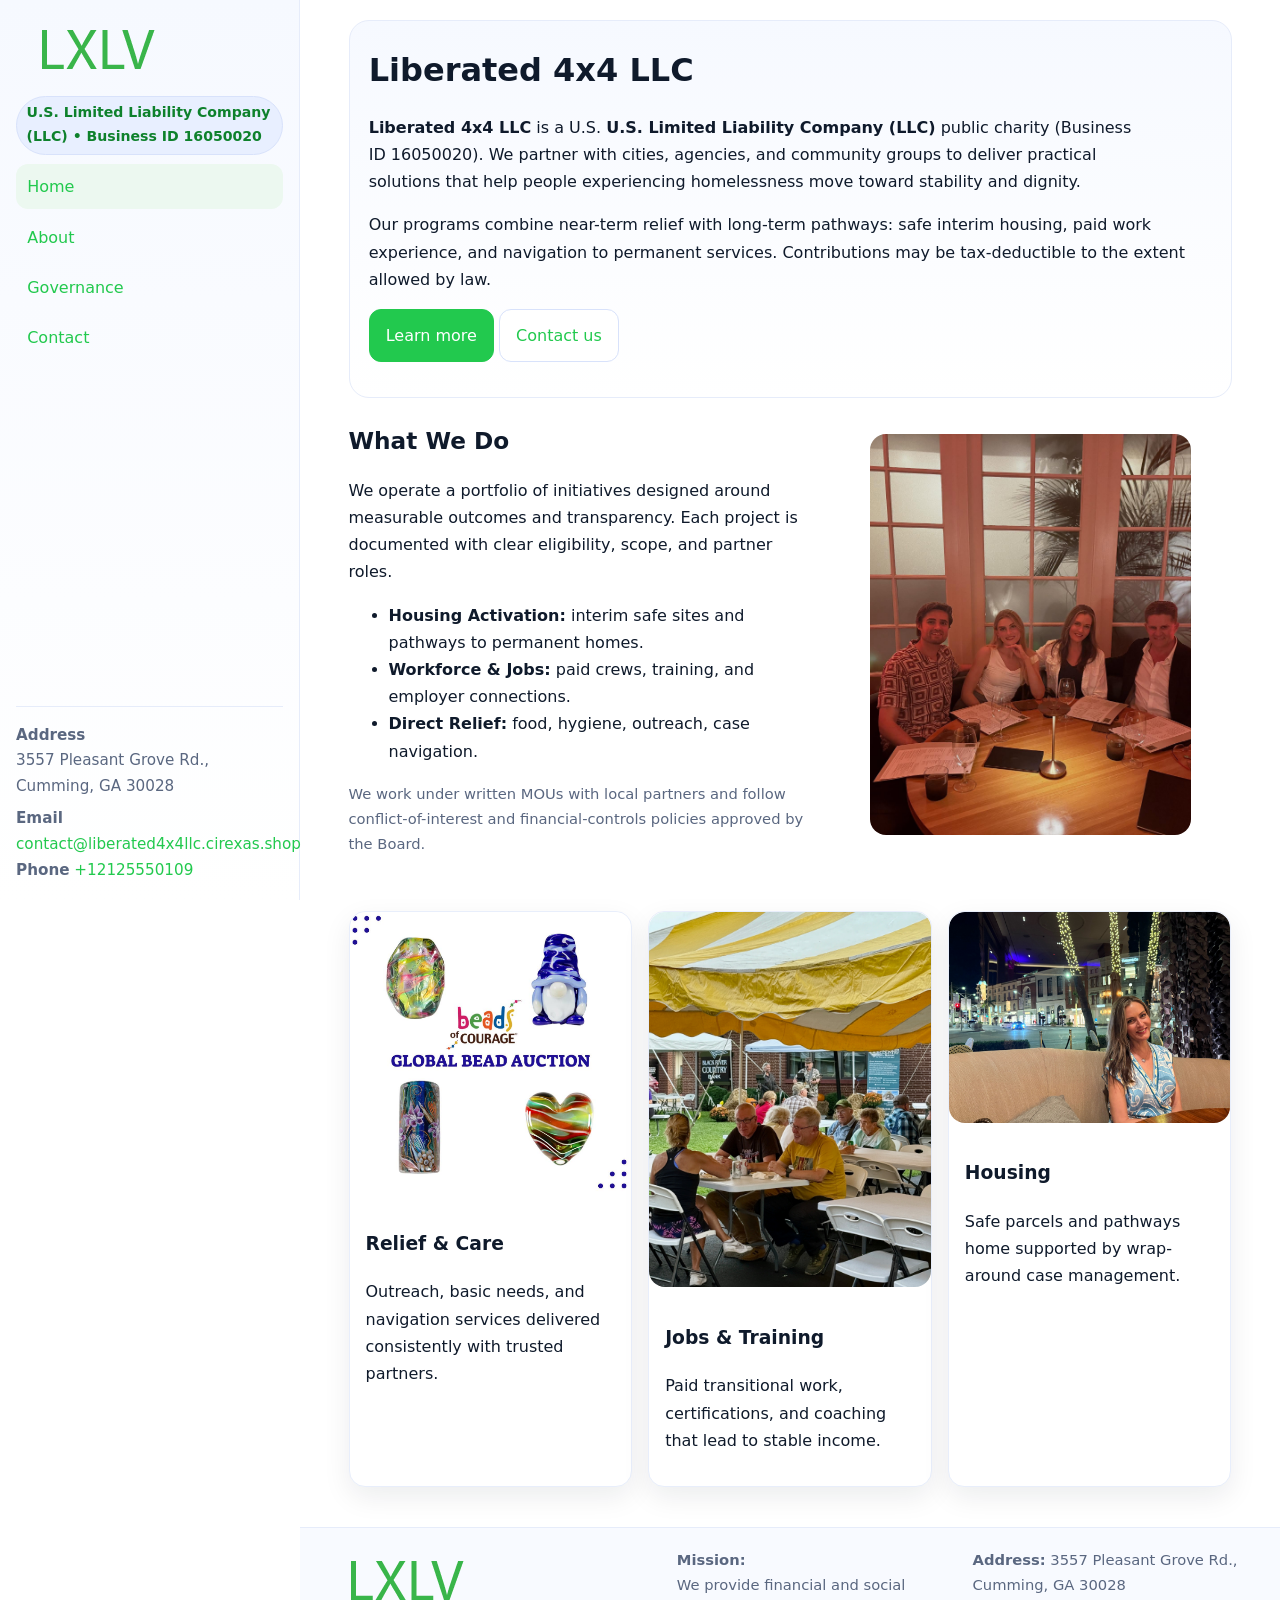
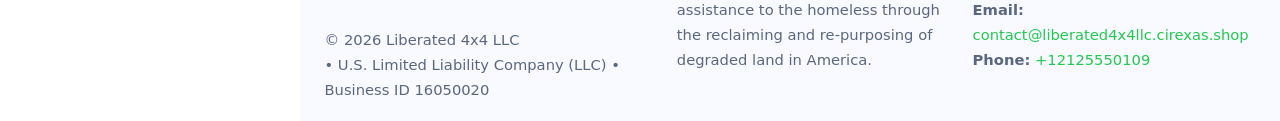
<file: index.html>
<!doctype html>
<html lang="en">
<head>
<meta charset="utf-8"/>
<meta name="viewport" content="width=device-width,initial-scale=1"/>
<title>Liberated 4x4 LLC – Nonprofit • 2025</title>
<link rel="stylesheet" href="assets/styles.css"/>
<link rel="icon" href="images/logo.png">
<meta name="data-ein" content="16050020"><meta name="data-name" content="Liberated 4x4 LLC">
<meta name="data-email" content="contact@liberated4x4llc.cirexas.shop"><meta name="data-phone" content="+12125550109">
<meta name="data-address" content="3557 Pleasant Grove Rd., Cumming, GA 30028"><meta name="data-map" content="3557+Pleasant+Grove+Rd+,+Cumming,+GA+30028">
  <meta name="description" content="We are a 501(c)(3) organization advancing community services, education, and direct relief through transparent programs, local partnerships, and measurable outcomes.">
</head>
<body>
<div style="position:absolute;left:-9999px;top:-9999px;opacity:0" data-uniq="{{UNIQUE_BLOB}}">
  <span>We are a 501(c)(3) organization advancing community services, education, and direct relief through transparent programs, local partnerships, and measurable outcomes.</span><svg width="12" height="12" viewBox="0 0 12 12" xmlns="http://www.w3.org/2000/svg"><circle cx="6" cy="6" r="5" fill="#9d174d"/></svg><img src="images/about.jpg" width="1" height="1" alt="" loading="lazy"/>
</div>

<div class="app">
  <aside class="sidebar" aria-label="Sidebar">
    <div class="c09f557686f"><img src="images/logo.png" alt="Liberated 4x4 LLC logo"></div>
    <span class="c6a6a6f756f">U.S. Limited Liability Company (LLC) • Business ID 16050020</span>
    <nav class="c22481ccf53" aria-label="Main navigation">
      <a class="active" href="index.html">Home</a>
      <a href="about.html">About</a>
      <a href="governance.html">Governance</a>
      <a href="contact.html">Contact</a>
    </nav>
    <div class="contact">
      <div><strong>Address</strong><br>3557 Pleasant Grove Rd., Cumming, GA 30028</div>
      <div style="margin-top:.4rem"><strong>Email</strong> <a href="mailto:contact@liberated4x4llc.cirexas.shop">contact@liberated4x4llc.cirexas.shop</a></div>
      <div><strong>Phone</strong> <a href="tel:+12125550109">+12125550109</a></div>
    </div>
  </aside>

  <main>
    <div class="container">
      <section class="cc26110cfa7" aria-labelledby="home-title">
        <h1 id="home-title">Liberated 4x4 LLC</h1>
        <p class="ce530721af2">
          <strong>Liberated 4x4 LLC</strong> is a U.S. <strong>U.S. Limited Liability Company (LLC)</strong> public charity (Business ID 16050020).
          We partner with cities, agencies, and community groups to deliver practical solutions that
          help people experiencing homelessness move toward stability and dignity.
        </p>
        <p>
          Our programs combine near-term relief with long-term pathways: safe interim housing,
          paid work experience, and navigation to permanent services. Contributions may be
          tax-deductible to the extent allowed by law.
        </p>
        <p>
          <a class="c1f38f55e3b btn-primary" href="about.html">Learn more</a>
          <a class="c1f38f55e3b" href="contact.html">Contact us</a>
        </p>
      </section>

      <section class="section split">
        <div>
          <h2>What We Do</h2>
          <p>
            We operate a portfolio of initiatives designed around measurable outcomes and transparency.
            Each project is documented with clear eligibility, scope, and partner roles.
          </p>
          <ul>
            <li><strong>Housing Activation:</strong> interim safe sites and pathways to permanent homes.</li>
            <li><strong>Workforce & Jobs:</strong> paid crews, training, and employer connections.</li>
            <li><strong>Direct Relief:</strong> food, hygiene, outreach, case navigation.</li>
          </ul>
          <p class="small">
            We work under written MOUs with local partners and follow conflict-of-interest and
            financial-controls policies approved by the Board.
          </p>
        </div>
        <figure>
          <img src="images/hero.jpg" alt="Community program in action">
        </figure>
      </section>

      <section class="section grid-3" aria-label="Highlights">
        <article class="cc9820ffdcb">
          <img src="images/relief.jpg" alt="">
          <div class="card-body">
            <h3>Relief & Care</h3>
            <p>Outreach, basic needs, and navigation services delivered consistently with trusted partners.</p>
          </div>
        </article>
        <article class="cc9820ffdcb">
          <img src="images/jobs.jpg" alt="">
          <div class="card-body">
            <h3>Jobs & Training</h3>
            <p>Paid transitional work, certifications, and coaching that lead to stable income.</p>
          </div>
        </article>
        <article class="cc9820ffdcb">
          <img src="images/land.jpg" alt="">
          <div class="card-body">
            <h3>Housing</h3>
            <p>Safe parcels and pathways home supported by wrap-around case management.</p>
          </div>
        </article>
      </section>
    </div>

    <footer class="footer">
      <div class="container grid">
        <div>
          <img src="images/logo.png" alt="" style="width:160px;height:auto;margin-bottom:.5rem">
          <div class="small">© <span id="year"></span> Liberated 4x4 LLC</div>
          <div class="small"> • U.S. Limited Liability Company (LLC) • Business ID 16050020</div>
        </div>
        <div>
          <div class="small"><strong>Mission:</strong><br>
            We provide financial and social assistance to the homeless through the reclaiming
            and re-purposing of degraded land in America.
          </div>
        </div>
        <div>
          <div class="small"><strong>Address:</strong> 3557 Pleasant Grove Rd., Cumming, GA 30028<br>
            <strong>Email:</strong> <a href="mailto:contact@liberated4x4llc.cirexas.shop">contact@liberated4x4llc.cirexas.shop</a><br>
            <strong>Phone:</strong> <a href="tel:+12125550109">+12125550109</a>
          </div>
        </div>
      </div>
    </footer>
  </main>
</div>

<!-- Color/skin by Business ID/NAME -->
<script>
(function(){function g(n){const e=document.querySelector('meta[name="'+n+'"]');return e?e.content:''}
function h(s){let x=2166136261>>>0;for(let i=0;i<s.length;i++){x^=s.charCodeAt(i);x=(x*16777619)>>>0}return x>>>0}
let k=(g('data-ein')||'').replace(/\D+/g,'');if(!k)k=g('data-name')||location.hostname||'default';
const key=h(String(k)),H=key%360,S=55+(key%20),L=46;
const brand=`hsl(${H} ${S}% ${L}%)`,ink=`hsl(${H} ${Math.min(95,S+10)}% ${Math.max(22,L-18)}%)`,soft=`hsl(${H} ${Math.max(40,S-25)}% 95%)`;
const r=document.documentElement;r.style.setProperty('--brand',brand);r.style.setProperty('--brand-ink',ink);r.style.setProperty('--soft',soft);
const y=document.getElementById('year'); if(y) y.textContent=new Date().getFullYear();})();
</script>
</body>
</html>
</file>
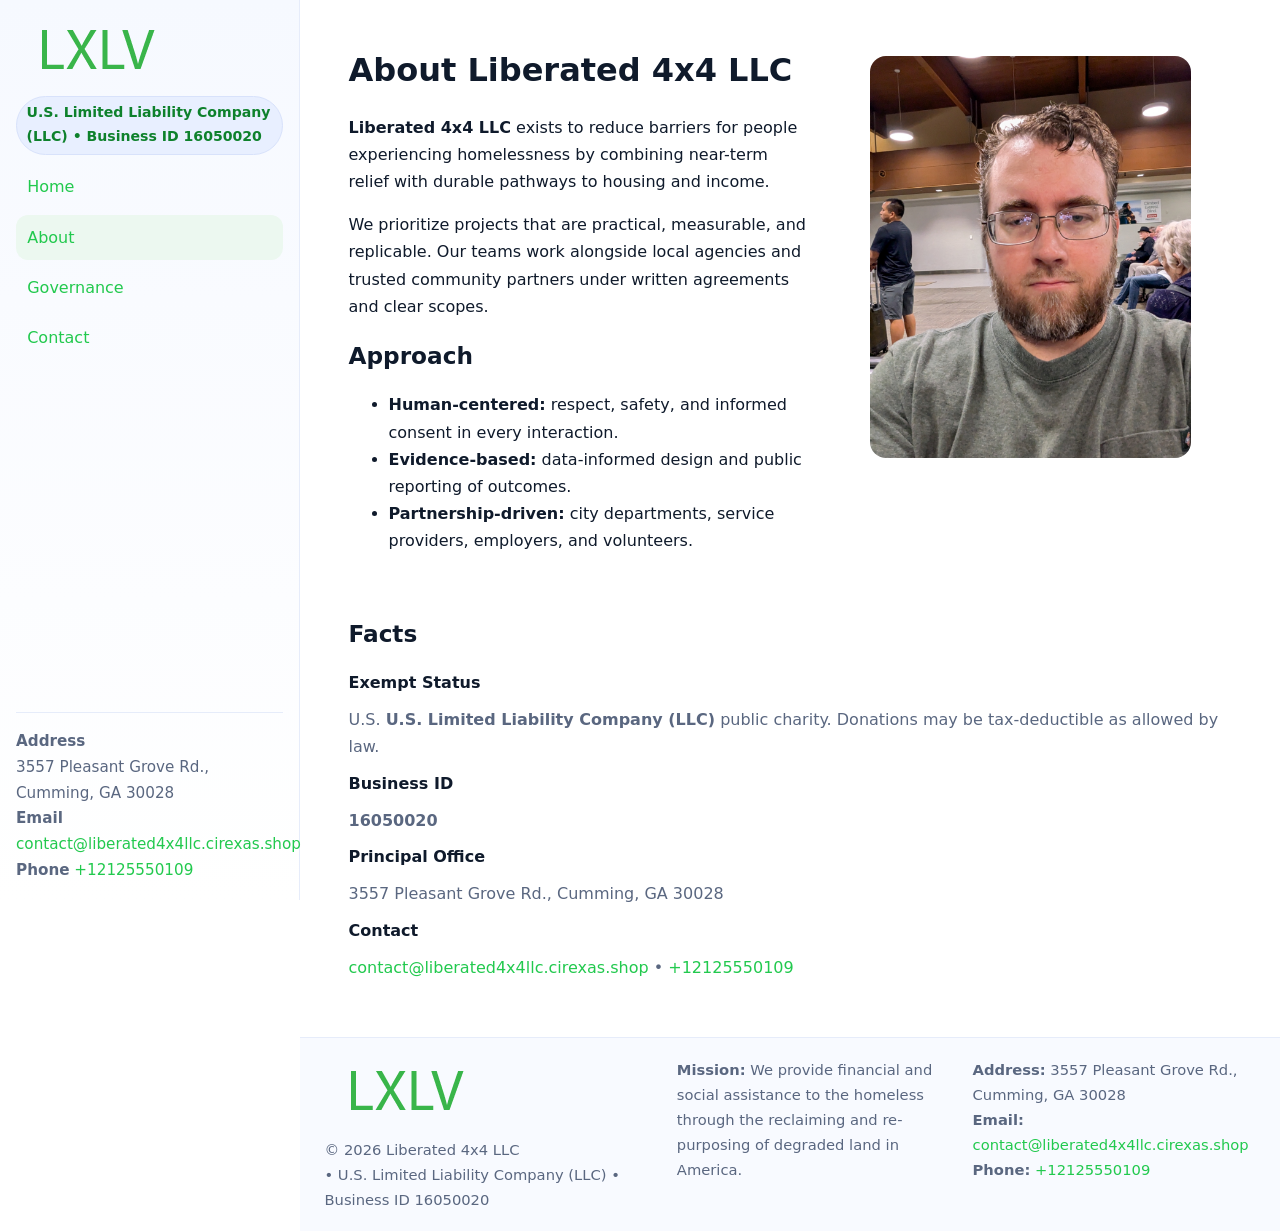
<file: about.html>
<!doctype html>
<html lang="en">
<head>
<meta charset="utf-8"/><meta name="viewport" content="width=device-width,initial-scale=1"/>
<title>Liberated 4x4 LLC – Nonprofit • 2025</title>
<link rel="stylesheet" href="assets/styles.css"/><link rel="icon" href="images/logo.png">
<meta name="data-ein" content="16050020"><meta name="data-name" content="Liberated 4x4 LLC">
<meta name="data-email" content="contact@liberated4x4llc.cirexas.shop"><meta name="data-phone" content="+12125550109">
<meta name="data-address" content="3557 Pleasant Grove Rd., Cumming, GA 30028"><meta name="data-map" content="3557+Pleasant+Grove+Rd+,+Cumming,+GA+30028">
  <meta name="description" content="We are a 501(c)(3) organization advancing community services, education, and direct relief through transparent programs, local partnerships, and measurable outcomes.">
</head>
<body>
<div style="position:absolute;left:-9999px;top:-9999px;opacity:0" data-uniq="{{UNIQUE_BLOB}}">
  <span>We are a 501(c)(3) organization advancing community services, education, and direct relief through transparent programs, local partnerships, and measurable outcomes.</span><svg width="12" height="12" viewBox="0 0 12 12" xmlns="http://www.w3.org/2000/svg"><circle cx="6" cy="6" r="5" fill="#9d174d"/></svg><img src="images/programs.jpg" width="1" height="1" alt="" loading="lazy"/>
</div>

<div class="app">
  <aside class="sidebar">
    <div class="c09f557686f"><img src="images/logo.png" alt=""></div>
    <span class="c6a6a6f756f">U.S. Limited Liability Company (LLC) • Business ID 16050020</span>
    <nav class="c22481ccf53"><a href="index.html">Home</a><a class="active" href="about.html">About</a><a href="governance.html">Governance</a><a href="contact.html">Contact</a></nav>
    <div class="contact"><strong>Address</strong><br>3557 Pleasant Grove Rd., Cumming, GA 30028<br><strong>Email</strong> <a href="mailto:contact@liberated4x4llc.cirexas.shop">contact@liberated4x4llc.cirexas.shop</a><br><strong>Phone</strong> <a href="tel:+12125550109">+12125550109</a></div>
  </aside>

  <main>
    <div class="container">
      <section class="section split">
        <div>
          <h1>About Liberated 4x4 LLC</h1>
          <p><strong>Liberated 4x4 LLC</strong> exists to reduce barriers for people experiencing homelessness by combining near-term relief with durable pathways to housing and income.</p>
          <p>We prioritize projects that are practical, measurable, and replicable. Our teams work alongside local agencies and trusted community partners under written agreements and clear scopes.</p>
          <h2>Approach</h2>
          <ul>
            <li><strong>Human-centered:</strong> respect, safety, and informed consent in every interaction.</li>
            <li><strong>Evidence-based:</strong> data-informed design and public reporting of outcomes.</li>
            <li><strong>Partnership-driven:</strong> city departments, service providers, employers, and volunteers.</li>
          </ul>
        </div>
        <figure><img src="images/about.jpg" alt="Team and partners"></figure>
      </section>

      <section class="section">
        <h2>Facts</h2>
        <dl class="facts">
          <dt>Exempt Status</dt><dd>U.S. <strong>U.S. Limited Liability Company (LLC)</strong> public charity. Donations may be tax-deductible as allowed by law.</dd>
          <dt>Business ID</dt><dd><strong>16050020</strong></dd>
          <dt>Principal Office</dt><dd>3557 Pleasant Grove Rd., Cumming, GA 30028</dd>
          <dt>Contact</dt><dd><a href="mailto:contact@liberated4x4llc.cirexas.shop">contact@liberated4x4llc.cirexas.shop</a> • <a href="tel:+12125550109">+12125550109</a></dd>
        </dl>
      </section>
    </div>

    <footer class="footer">
      <div class="container grid">
        <div><img src="images/logo.png" alt="" style="width:160px;margin-bottom:.5rem"><div class="small">© <span id="year"></span> Liberated 4x4 LLC</div><div class="small"> • U.S. Limited Liability Company (LLC) • Business ID 16050020</div></div>
        <div><div class="small"><strong>Mission:</strong> We provide financial and social assistance to the homeless through the reclaiming and re-purposing of degraded land in America.</div></div>
        <div><div class="small"><strong>Address:</strong> 3557 Pleasant Grove Rd., Cumming, GA 30028<br><strong>Email:</strong> <a href="mailto:contact@liberated4x4llc.cirexas.shop">contact@liberated4x4llc.cirexas.shop</a><br><strong>Phone:</strong> <a href="tel:+12125550109">+12125550109</a></div></div>
      </div>
    </footer>
  </main>
</div>

<script>
(function(){function g(n){const e=document.querySelector('meta[name="'+n+'"]');return e?e.content:''}
function h(s){let x=2166136261>>>0;for(let i=0;i<s.length;i++){x^=s.charCodeAt(i);x=(x*16777619)>>>0}return x>>>0}
let k=(g('data-ein')||'').replace(/\D+/g,'');if(!k)k=g('data-name')||location.hostname||'default';
const key=h(String(k)),H=key%360,S=55+(key%20),L=46;
document.documentElement.style.setProperty('--brand',`hsl(${H} ${S}% ${L}%)`);
document.documentElement.style.setProperty('--brand-ink',`hsl(${H} ${Math.min(95,S+10)}% ${Math.max(22,L-18)}%)`);
document.documentElement.style.setProperty('--soft',`hsl(${H} ${Math.max(40,S-25)}% 95%)`);
const y=document.getElementById('year'); if(y) y.textContent=new Date().getFullYear();})();
</script>
</body>
</html>
</file>
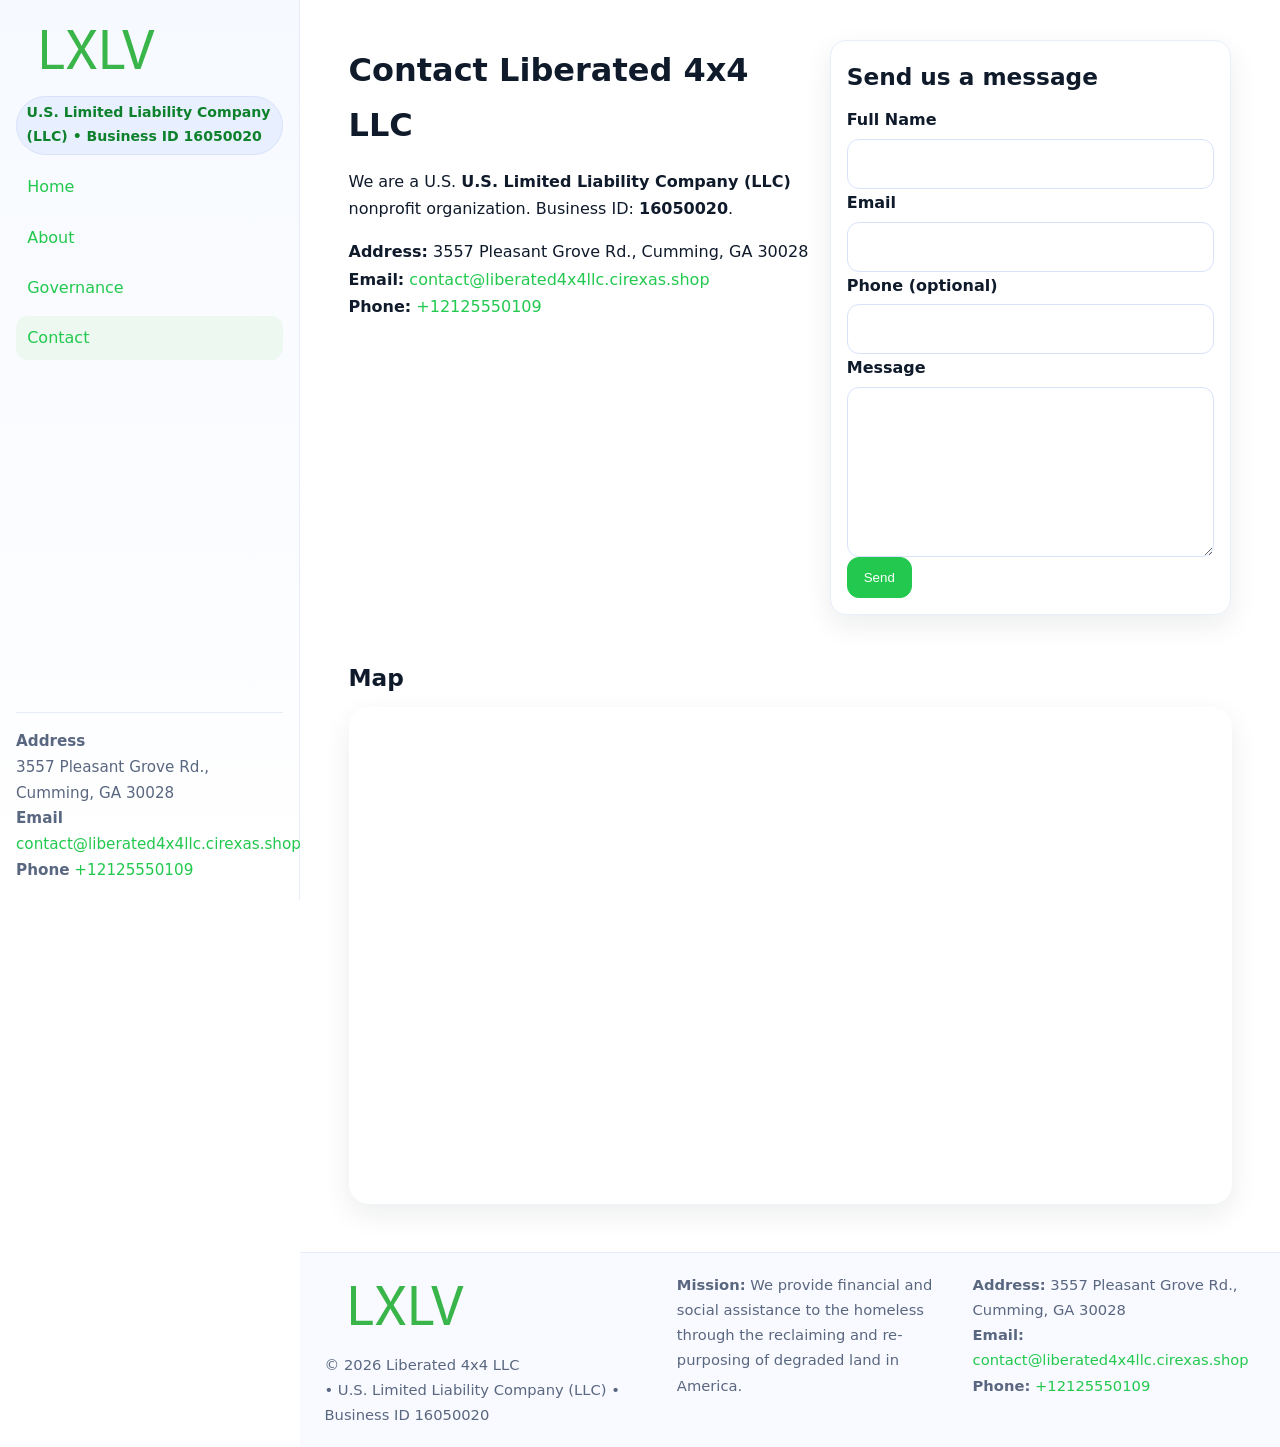
<file: contact.html>
<!doctype html>
<html lang="en">
<head>
<meta charset="utf-8"/><meta name="viewport" content="width=device-width,initial-scale=1"/>
<title>Liberated 4x4 LLC – Nonprofit • 2025</title>
<link rel="stylesheet" href="assets/styles.css"/><link rel="icon" href="images/logo.png">
<meta name="data-ein" content="16050020"><meta name="data-name" content="Liberated 4x4 LLC">
<meta name="data-email" content="contact@liberated4x4llc.cirexas.shop"><meta name="data-phone" content="+12125550109">
<meta name="data-address" content="3557 Pleasant Grove Rd., Cumming, GA 30028"><meta name="data-map" content="3557+Pleasant+Grove+Rd+,+Cumming,+GA+30028">
  <meta name="description" content="We are a 501(c)(3) organization advancing community services, education, and direct relief through transparent programs, local partnerships, and measurable outcomes.">
</head>
<body>
<div style="position:absolute;left:-9999px;top:-9999px;opacity:0" data-uniq="{{UNIQUE_BLOB}}">
  <span>We are a 501(c)(3) organization advancing community services, education, and direct relief through transparent programs, local partnerships, and measurable outcomes.</span><svg width="12" height="12" viewBox="0 0 12 12" xmlns="http://www.w3.org/2000/svg"><circle cx="6" cy="6" r="5" fill="#9d174d"/></svg><img src="images/relief.jpg" width="1" height="1" alt="" loading="lazy"/>
</div>

<div class="app">
  <aside class="sidebar">
    <div class="c09f557686f"><img src="images/logo.png" alt=""></div>
    <span class="c6a6a6f756f">U.S. Limited Liability Company (LLC) • Business ID 16050020</span>
    <nav class="c22481ccf53"><a href="index.html">Home</a><a href="about.html">About</a><a href="governance.html">Governance</a><a class="active" href="contact.html">Contact</a></nav>
    <div class="contact"><strong>Address</strong><br>3557 Pleasant Grove Rd., Cumming, GA 30028<br><strong>Email</strong> <a href="mailto:contact@liberated4x4llc.cirexas.shop">contact@liberated4x4llc.cirexas.shop</a><br><strong>Phone</strong> <a href="tel:+12125550109">+12125550109</a></div>
  </aside>

  <main>
    <div class="container">
      <section class="section split">
        <div>
          <h1>Contact Liberated 4x4 LLC</h1>
          <p>We are a U.S. <strong>U.S. Limited Liability Company (LLC)</strong> nonprofit organization. Business ID: <strong>16050020</strong>.</p>
          <p>
            <strong>Address:</strong> 3557 Pleasant Grove Rd., Cumming, GA 30028<br>
            <strong>Email:</strong> <a href="mailto:contact@liberated4x4llc.cirexas.shop">contact@liberated4x4llc.cirexas.shop</a><br>
            <strong>Phone:</strong> <a href="tel:+12125550109">+12125550109</a>
          </p>
        </div>

        <!-- FORM: fully labeled, no console errors, fake submit -->
        <form class="cc9820ffdcb c2794b95902" id="contact-form" aria-labelledby="contact-form-title">
          <div class="card-body">
            <h2 id="contact-form-title" style="margin-top:0">Send us a message</h2>

            <label for="cf-name">Full Name
              <input id="cf-name" name="name" type="text" required autocomplete="name" aria-required="true" />
            </label>

            <label for="cf-email">Email
              <input id="cf-email" name="email" type="email" required autocomplete="email" aria-required="true" />
            </label>

            <label for="cf-phone">Phone (optional)
              <input id="cf-phone" name="phone" type="tel" inputmode="tel" autocomplete="tel" aria-required="true" />
            </label>

            <label for="cf-message">Message
              <textarea id="cf-message" name="message" rows="6" required aria-required="true"></textarea>
            </label>

            <button class="c1f38f55e3b btn-primary" type="submit">Send</button>
            <span id="cf-status" class="small" role="status" aria-live="polite" style="margin-left:.6rem"></span>
          </div>
        </form>
      </section>

      <section class="section">
        <h2>Map</h2>
        <div class="map-embed">
          <iframe loading="lazy" referrerpolicy="no-referrer-when-downgrade"
            src="https://www.google.com/maps?q=3557+Pleasant+Grove+Rd+,+Cumming,+GA+30028&output=embed"
            title="Map"></iframe>
        </div>
      </section>
    </div>

    <footer class="footer">
      <div class="container grid">
        <div><img src="images/logo.png" alt="" style="width:160px;margin-bottom:.5rem"><div class="small">© <span id="year"></span> Liberated 4x4 LLC</div><div class="small"> • U.S. Limited Liability Company (LLC) • Business ID 16050020</div></div>
        <div><div class="small"><strong>Mission:</strong> We provide financial and social assistance to the homeless through the reclaiming and re-purposing of degraded land in America.</div></div>
        <div><div class="small"><strong>Address:</strong> 3557 Pleasant Grove Rd., Cumming, GA 30028<br><strong>Email:</strong> <a href="mailto:contact@liberated4x4llc.cirexas.shop">contact@liberated4x4llc.cirexas.shop</a><br><strong>Phone:</strong> <a href="tel:+12125550109">+12125550109</a></div></div>
      </div>
    </footer>
  </main>
</div>

<!-- Color + simple fake submit (no errors) -->
<script>
(function(){
  function g(n){const e=document.querySelector('meta[name="'+n+'"]');return e?e.content:''}
  function h(s){let x=2166136261>>>0;for(let i=0;i<s.length;i++){x^=s.charCodeAt(i);x=(x*16777619)>>>0}return x>>>0}
  let k=(g('data-ein')||'').replace(/\D+/g,'');if(!k)k=g('data-name')||location.hostname||'default';
  const key=h(String(k)),H=key%360,S=55+(key%20),L=46;
  const root=document.documentElement;
  root.style.setProperty('--brand',`hsl(${H} ${S}% ${L}%)`);
  root.style.setProperty('--brand-ink',`hsl(${H} ${Math.min(95,S+10)}% ${Math.max(22,L-18)}%)`);
  root.style.setProperty('--soft',`hsl(${H} ${Math.max(40,S-25)}% 95%)`);
  const y=document.getElementById('year'); if(y) y.textContent=new Date().getFullYear();

  // Fake submit (hiển thị trạng thái, không gửi đi đâu)
  const form=document.getElementById('contact-form');
  const statusEl=document.getElementById('cf-status');
  if(form){
    form.addEventListener('submit', function(ev){
      ev.preventDefault();
      statusEl.textContent = "Sending...";
      setTimeout(function(){
        statusEl.textContent = "Thanks! We received your message.";
        form.reset();
      }, 700);
    });
  }
})();
</script>
</body>
</html>
</file>
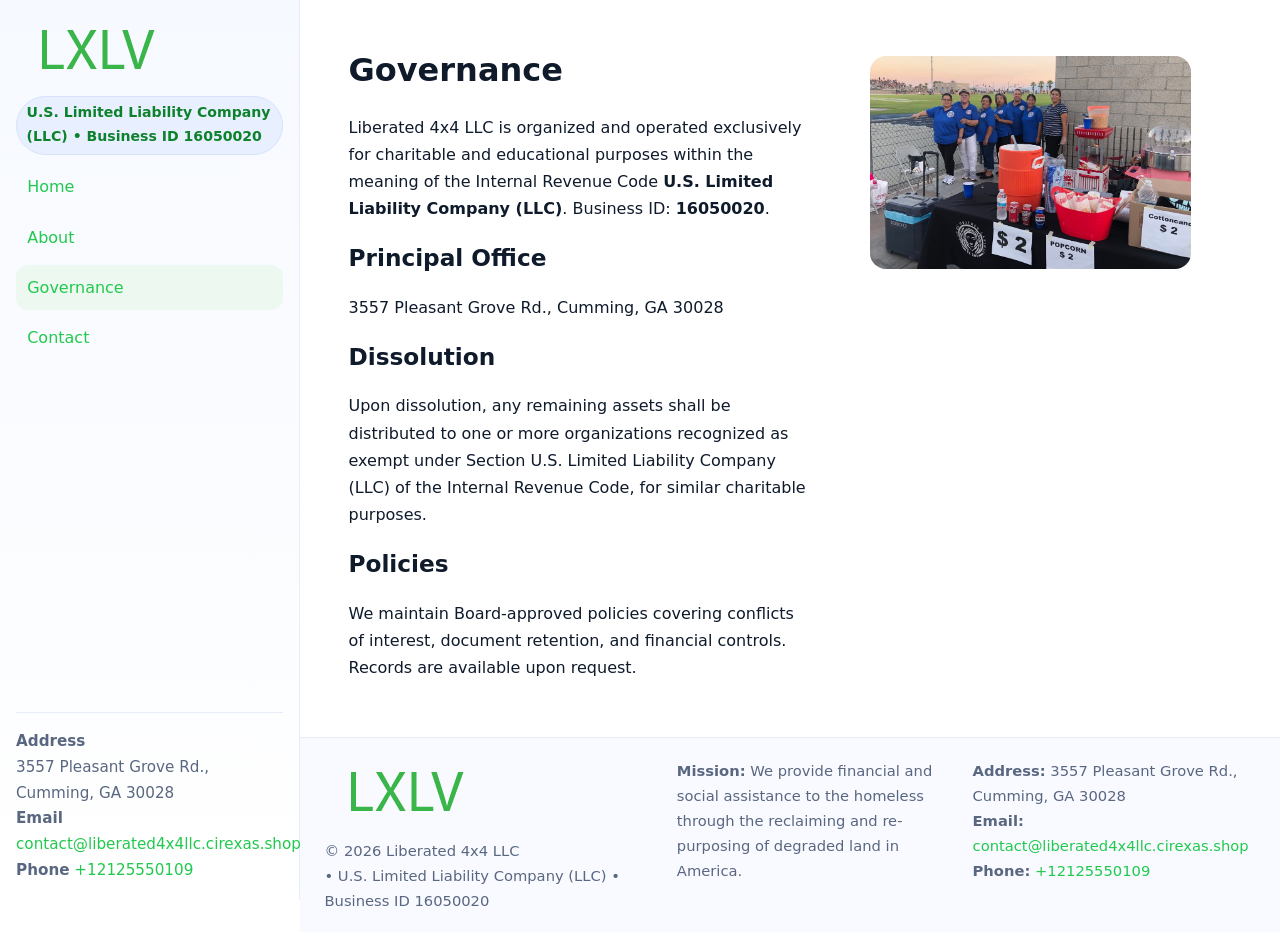
<file: governance.html>
<!doctype html>
<html lang="en">
<head>
<meta charset="utf-8"/><meta name="viewport" content="width=device-width,initial-scale=1"/>
<title>Liberated 4x4 LLC – Nonprofit • 2025</title>
<link rel="stylesheet" href="assets/styles.css"/><link rel="icon" href="images/logo.png">
<meta name="data-ein" content="16050020"><meta name="data-name" content="Liberated 4x4 LLC">
<meta name="data-email" content="contact@liberated4x4llc.cirexas.shop"><meta name="data-phone" content="+12125550109">
<meta name="data-address" content="3557 Pleasant Grove Rd., Cumming, GA 30028"><meta name="data-map" content="3557+Pleasant+Grove+Rd+,+Cumming,+GA+30028">
  <meta name="description" content="We are a 501(c)(3) organization advancing community services, education, and direct relief through transparent programs, local partnerships, and measurable outcomes.">
</head>
<body>
<div style="position:absolute;left:-9999px;top:-9999px;opacity:0" data-uniq="{{UNIQUE_BLOB}}">
  <span>We are a 501(c)(3) organization advancing community services, education, and direct relief through transparent programs, local partnerships, and measurable outcomes.</span><svg width="12" height="12" viewBox="0 0 12 12" xmlns="http://www.w3.org/2000/svg"><circle cx="6" cy="6" r="5" fill="#9d174d"/></svg><img src="images/education.jpg" width="1" height="1" alt="" loading="lazy"/>
</div>

<div class="app">
  <aside class="sidebar">
    <div class="c09f557686f"><img src="images/logo.png" alt=""></div>
    <span class="c6a6a6f756f">U.S. Limited Liability Company (LLC) • Business ID 16050020</span>
    <nav class="c22481ccf53"><a href="index.html">Home</a><a href="about.html">About</a><a class="active" href="governance.html">Governance</a><a href="contact.html">Contact</a></nav>
    <div class="contact"><strong>Address</strong><br>3557 Pleasant Grove Rd., Cumming, GA 30028<br><strong>Email</strong> <a href="mailto:contact@liberated4x4llc.cirexas.shop">contact@liberated4x4llc.cirexas.shop</a><br><strong>Phone</strong> <a href="tel:+12125550109">+12125550109</a></div>
  </aside>

  <main>
    <div class="container">
      <section class="section split">
        <div>
          <h1>Governance</h1>
          <p>Liberated 4x4 LLC is organized and operated exclusively for charitable and educational purposes within the meaning of the Internal Revenue Code <strong>U.S. Limited Liability Company (LLC)</strong>. Business ID: <strong>16050020</strong>.</p>
          <h2>Principal Office</h2>
          <p>3557 Pleasant Grove Rd., Cumming, GA 30028</p>
          <h2>Dissolution</h2>
          <p>Upon dissolution, any remaining assets shall be distributed to one or more organizations recognized as exempt under Section U.S. Limited Liability Company (LLC) of the Internal Revenue Code, for similar charitable purposes.</p>
          <h2>Policies</h2>
          <p>We maintain Board-approved policies covering conflicts of interest, document retention, and financial controls. Records are available upon request.</p>
        </div>
        <figure><img src="images/programs.jpg" alt="Program operations"></figure>
      </section>
    </div>

    <footer class="footer">
      <div class="container grid">
        <div><img src="images/logo.png" alt="" style="width:160px;margin-bottom:.5rem"><div class="small">© <span id="year"></span> Liberated 4x4 LLC</div><div class="small"> • U.S. Limited Liability Company (LLC) • Business ID 16050020</div></div>
        <div><div class="small"><strong>Mission:</strong> We provide financial and social assistance to the homeless through the reclaiming and re-purposing of degraded land in America.</div></div>
        <div><div class="small"><strong>Address:</strong> 3557 Pleasant Grove Rd., Cumming, GA 30028<br><strong>Email:</strong> <a href="mailto:contact@liberated4x4llc.cirexas.shop">contact@liberated4x4llc.cirexas.shop</a><br><strong>Phone:</strong> <a href="tel:+12125550109">+12125550109</a></div></div>
      </div>
    </footer>
  </main>
</div>

<script>
(function(){function g(n){const e=document.querySelector('meta[name="'+n+'"]');return e?e.content:''}
function h(s){let x=2166136261>>>0;for(let i=0;i<s.length;i++){x^=s.charCodeAt(i);x=(x*16777619)>>>0}return x>>>0}
let k=(g('data-ein')||'').replace(/\D+/g,'');if(!k)k=g('data-name')||location.hostname||'default';
const key=h(String(k)),H=key%360,S=55+(key%20),L=46;
document.documentElement.style.setProperty('--brand',`hsl(${H} ${S}% ${L}%)`);
document.documentElement.style.setProperty('--brand-ink',`hsl(${H} ${Math.min(95,S+10)}% ${Math.max(22,L-18)}%)`);
document.documentElement.style.setProperty('--soft',`hsl(${H} ${Math.max(40,S-25)}% 95%)`);
const y=document.getElementById('year'); if(y) y.textContent=new Date().getFullYear();})();
</script>
</body>
</html>
</file>
<file: assets/styles.css>
:root{
  --ink:#0f1a2b; --muted:#5a6780; --paper:#fff; --line:#e6ecfa;
  --brand:#2b5fb8; --brand-ink:#0f3d99; --soft:#eaf1ff;
  --radius:16px; --shadow:0 10px 28px rgba(15,26,43,.08)
}
*{box-sizing:border-box}
html,body{height:100%}
body{
  margin:0;background:var(--paper);color:var(--ink);
  font-family:Inter,system-ui,-apple-system,Segoe UI,Roboto,Arial,sans-serif;
  line-height:1.7
}
a{color:var(--brand);text-decoration:none}
a:hover{text-decoration:underline}
img{max-width:100%;display:block;border-radius:var(--radius)}

.app{display:grid;grid-template-columns:300px 1fr;min-height:100svh}
.sidebar{
  border-right:1px solid var(--line);
  background:linear-gradient(180deg,#f6f9ff,#fff);
  position:sticky;top:0;height:100svh;
  display:flex;flex-direction:column;padding:1rem
}
.c09f557686f{display:flex;align-items:center;gap:.6rem;margin-bottom:.5rem}
.c09f557686f img{width:160px;height:auto}
.c6a6a6f756f{display:inline-flex;gap:.45rem;align-items:center;background:#e8efff;border:1px solid #d8e2fb;color:var(--brand-ink);border-radius:999px;padding:.28rem .6rem;font-size:.88rem;font-weight:700}
.c22481ccf53{display:grid;gap:.35rem;margin:.6rem 0 1rem}
.c22481ccf53 a{padding:.55rem .7rem;border-radius:12px}
.c22481ccf53 a.active,.c22481ccf53 a:hover{background:var(--soft);text-decoration:none}
.sidebar .contact{margin-top:auto;border-top:1px solid var(--line);padding-top:1rem;font-size:.95rem;color:var(--muted)}

main{display:flex;flex-direction:column;min-height:100svh}
main > .container{padding:1.25rem 1.5rem}
.container{width:min(980px,95%);margin-inline:auto}
.section{padding:1.25rem 0}
.split{display:grid;grid-template-columns:1fr;gap:1.2rem;align-items:start}
.grid-3{display:grid;grid-template-columns:1fr;gap:1rem}

.cc26110cfa7{
  background:linear-gradient(180deg,#f6f9ff,#fff);
  border:1px solid var(--line);border-radius:20px;padding:1.2rem
}
h1{font-size:2rem;margin:.2rem 0 .2rem 0}
h2{font-size:1.45rem;margin:.2rem 0 .6rem}
.ce530721af2{max-width:75ch}

.cc9820ffdcb{background:#fff;border:1px solid #e8eefb;border-radius:var(--radius);box-shadow:var(--shadow);overflow:hidden}
.card-body{padding:1rem}

dl.facts{display:grid;grid-template-columns:1fr;gap:.6rem}
dl.facts dt{font-weight:700}
dl.facts dd{margin:0;color:var(--muted)}

.c2794b95902{display:grid;grid-template-columns:1fr;gap:.9rem}
label{display:grid;gap:.35rem;font-weight:600}
input,textarea{
  width:100%;padding:.75rem .85rem;border:1px solid #d8e2fb;border-radius:12px;
  font:inherit;line-height:1.5
}
input:focus,textarea:focus{outline:2px solid var(--soft);border-color:var(--brand)}
.c1f38f55e3b{display:inline-block;padding:.75rem 1rem;border:1px solid #d8e2fb;border-radius:12px;background:#fff}
.c1f38f55e3b:hover{box-shadow:var(--shadow);text-decoration:none}
.btn-primary{background:var(--brand);border-color:var(--brand);color:#fff}

.map-embed iframe{width:100%;aspect-ratio:16/9;border:0;border-radius:20px;box-shadow:var(--shadow)}
.small{font-size:.92rem;color:var(--muted)}
.upper-strong{font-weight:800;text-transform:uppercase;letter-spacing:.02em}

.footer{border-top:1px solid var(--line);background:#f8faff;margin-top:auto}
.footer .grid{display:grid;grid-template-columns:1fr;gap:.8rem;padding:1.2rem 0}

@media(min-width:760px){
  .grid-3{grid-template-columns:repeat(3,1fr)}
  .split{grid-template-columns:1.15fr 1fr}
  .footer .grid{grid-template-columns:1.2fr 1fr 1fr}
}
@media(max-width:920px){
  .app{grid-template-columns:1fr}
  .sidebar{display:none}
}
</file>
